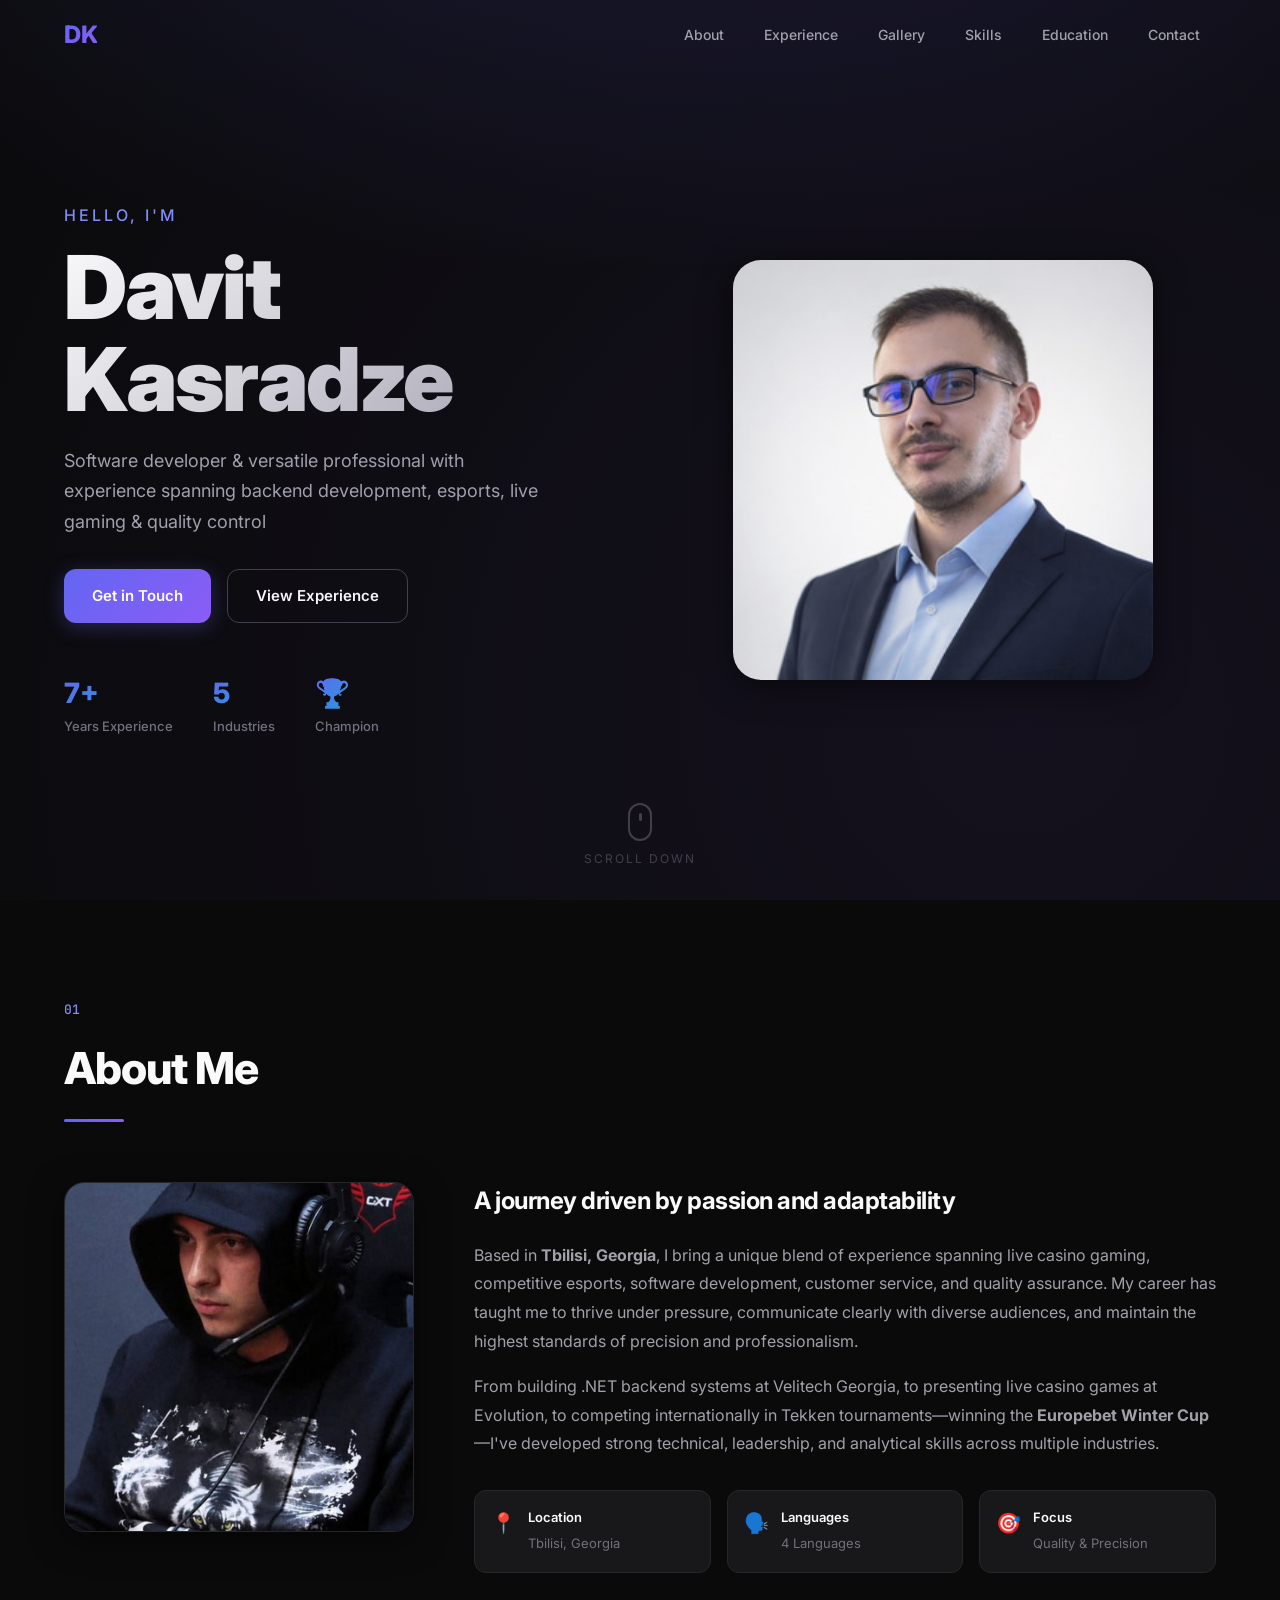
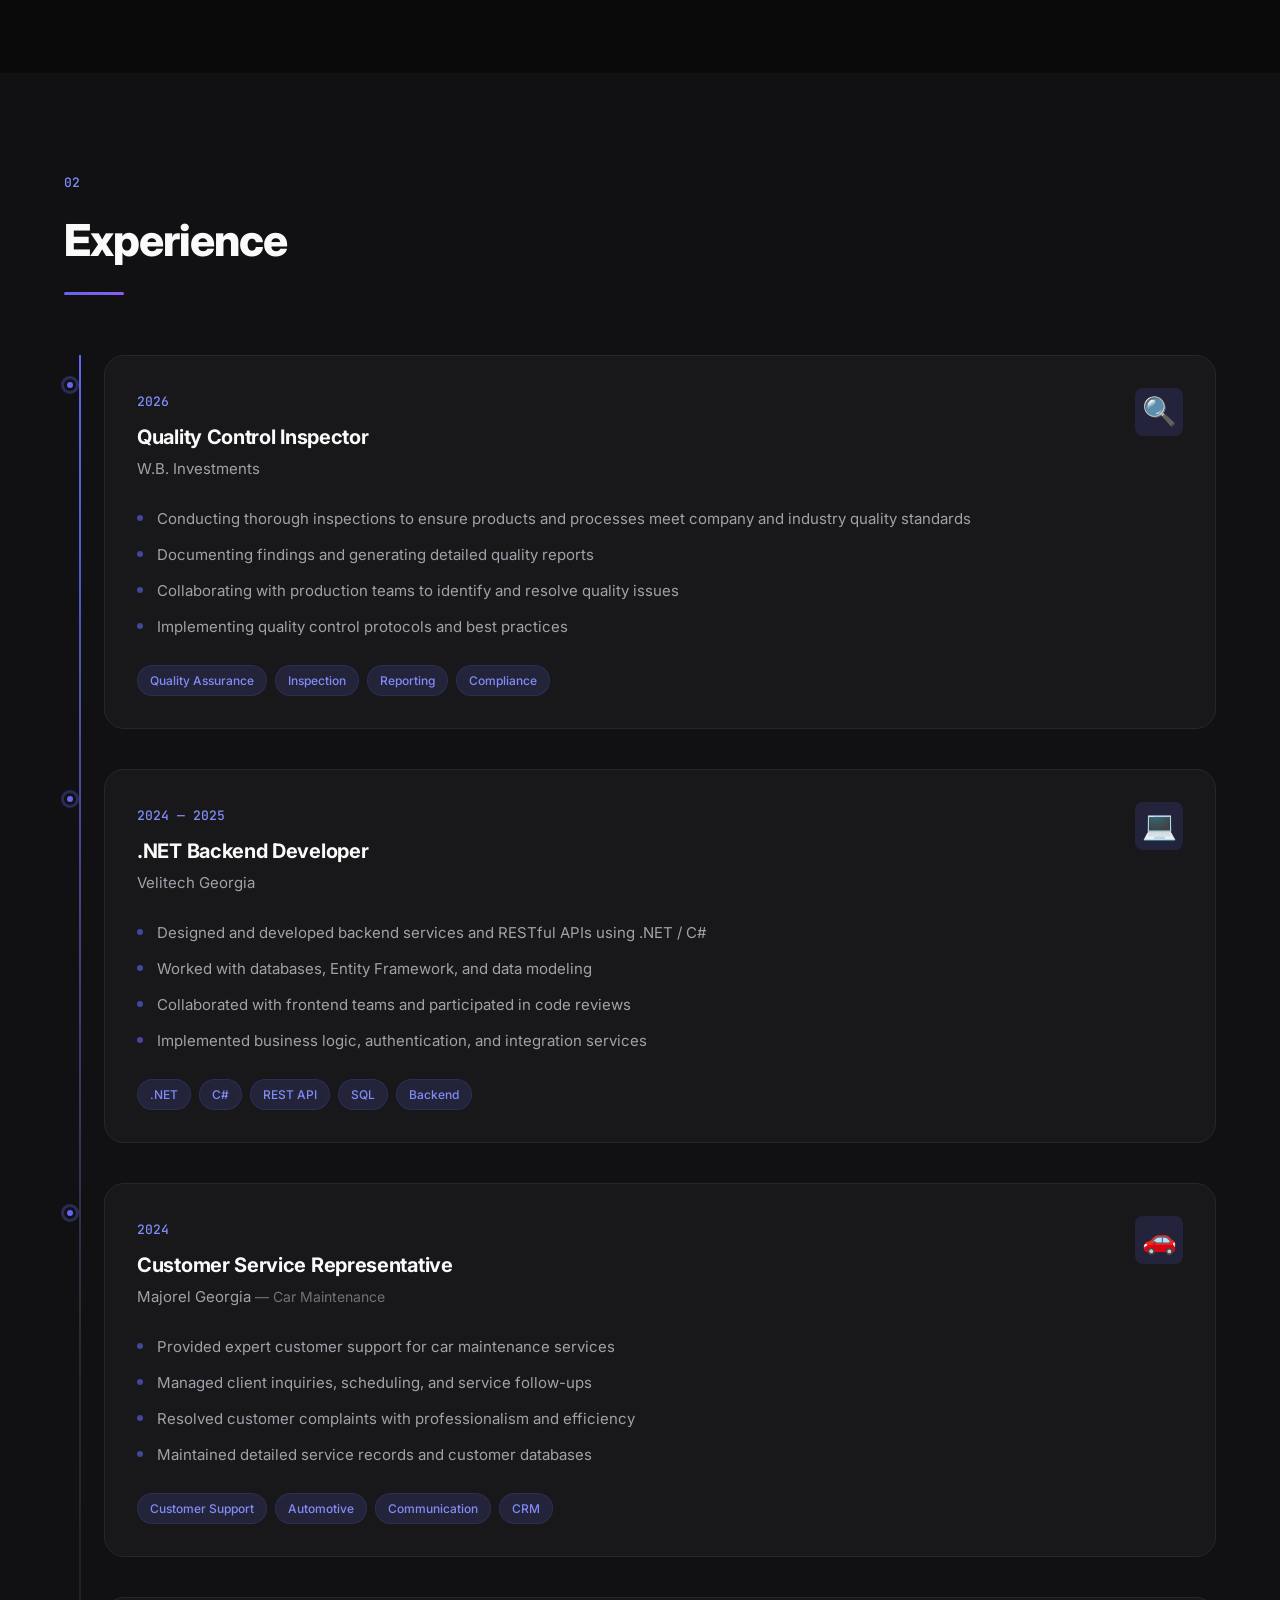
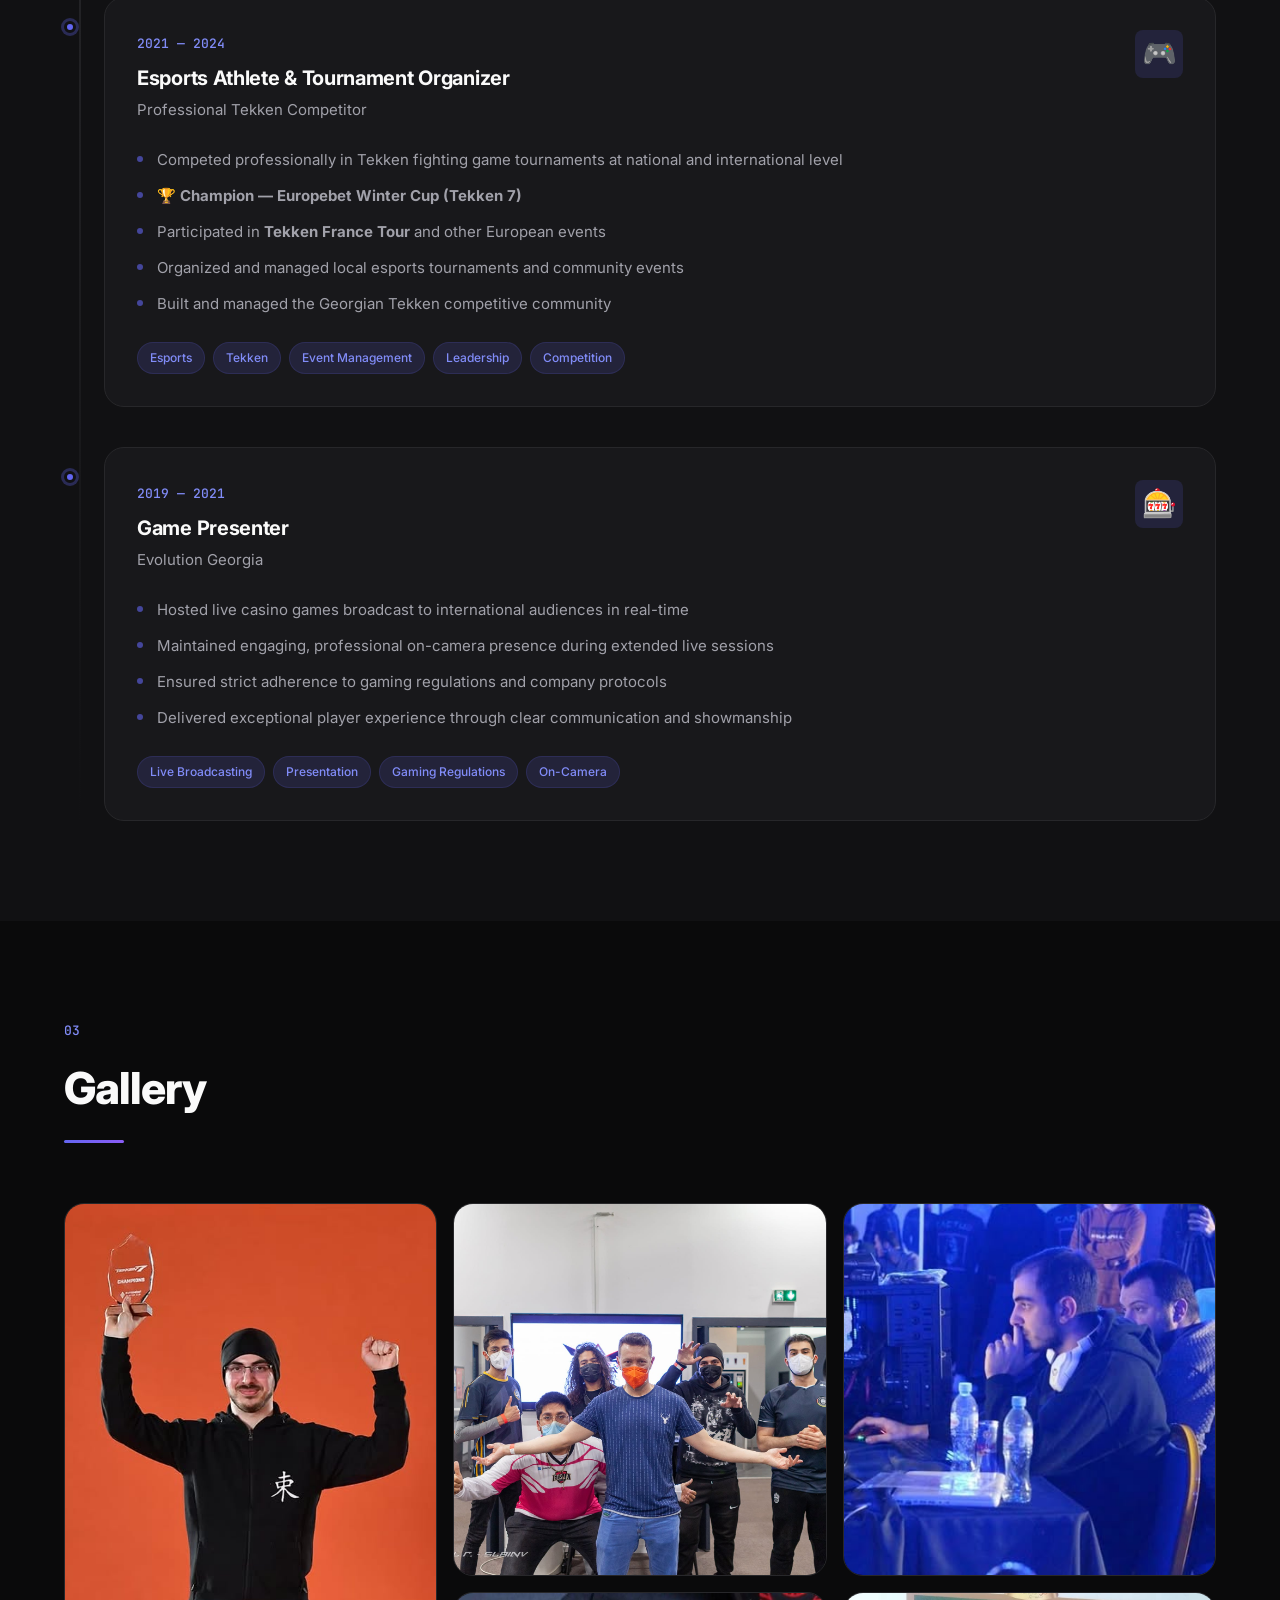
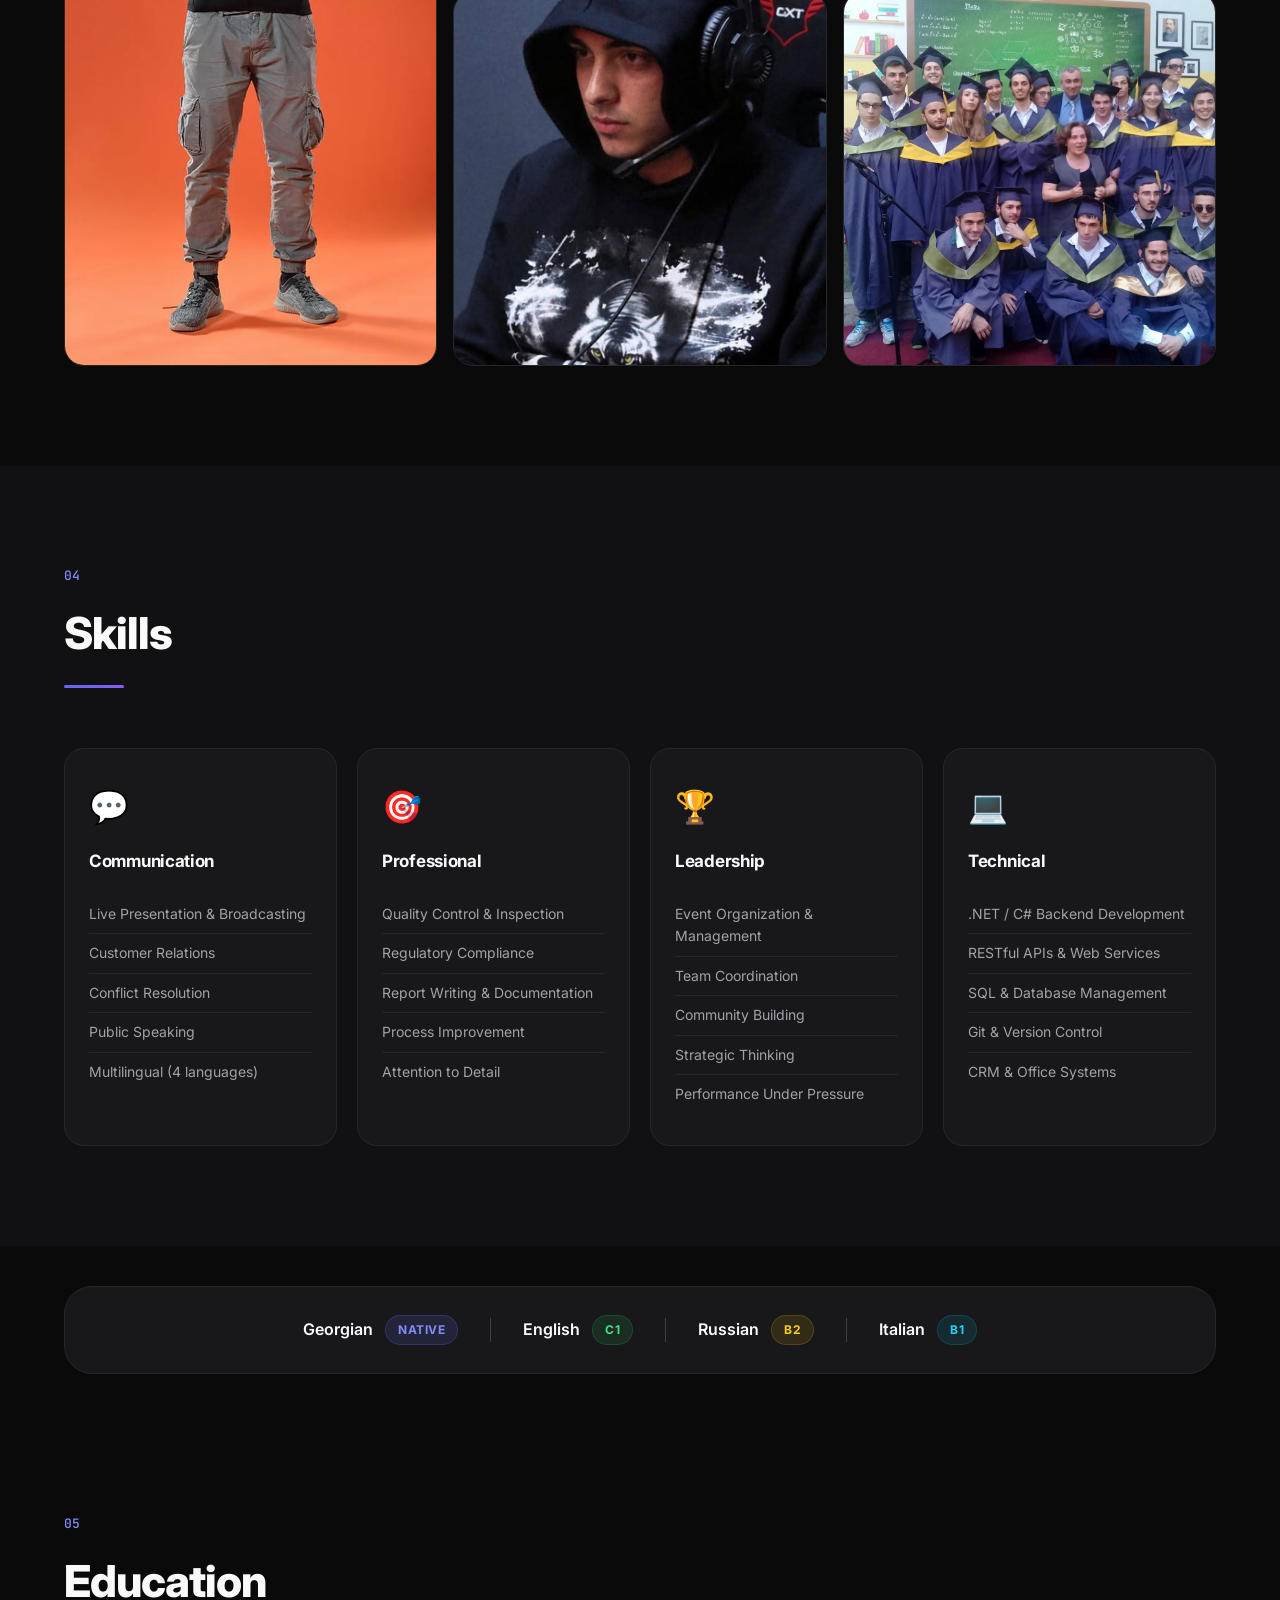
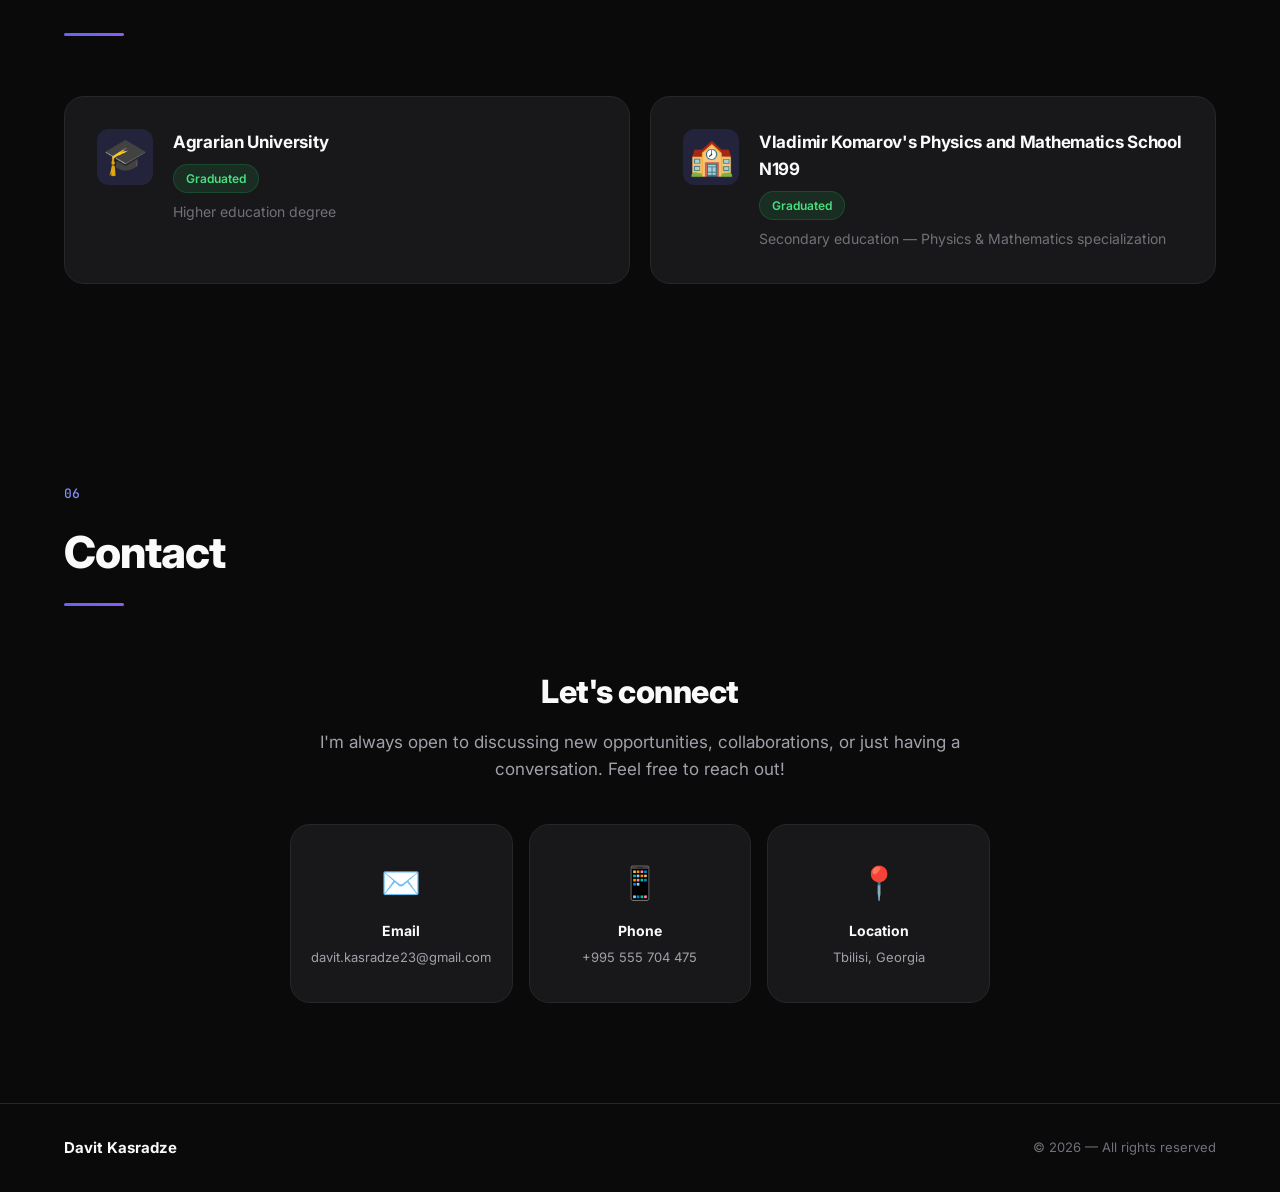
<file: index.html>
<!DOCTYPE html>
<html lang="en">
<head>
    <meta charset="UTF-8">
    <meta name="viewport" content="width=device-width, initial-scale=1.0">
    <title>Davit Kasradze — CV</title>
    <link rel="preconnect" href="https://fonts.googleapis.com">
    <link rel="preconnect" href="https://fonts.gstatic.com" crossorigin>
    <link href="https://fonts.googleapis.com/css2?family=Inter:wght@300;400;500;600;700;800;900&family=JetBrains+Mono:wght@400;500&display=swap" rel="stylesheet">
    <link rel="stylesheet" href="styles.css">
</head>
<body>
    <!-- Navigation -->
    <nav class="navbar" id="navbar">
        <div class="nav-container">
            <a href="#hero" class="nav-logo">DK</a>
            <button class="nav-toggle" id="navToggle" aria-label="Toggle menu">
                <span></span>
                <span></span>
                <span></span>
            </button>
            <ul class="nav-links" id="navLinks">
                <li><a href="#about">About</a></li>
                <li><a href="#experience">Experience</a></li>
                <li><a href="#gallery">Gallery</a></li>
                <li><a href="#skills">Skills</a></li>
                <li><a href="#education">Education</a></li>
                <li><a href="#contact">Contact</a></li>
            </ul>
        </div>
    </nav>

    <!-- Hero Section -->
    <section class="hero" id="hero">
        <div class="hero-bg-pattern"></div>
        <div class="hero-container">
            <div class="hero-content">
                <div class="hero-text">
                    <p class="hero-greeting">Hello, I'm</p>
                    <h1 class="hero-name">Davit<br>Kasradze</h1>
                    <p class="hero-tagline">Software developer &amp; versatile professional with experience spanning backend development, esports, live gaming &amp; quality control</p>
                    <div class="hero-cta">
                        <a href="#contact" class="btn btn-primary">Get in Touch</a>
                        <a href="#experience" class="btn btn-outline">View Experience</a>
                    </div>
                    <div class="hero-stats">
                        <div class="stat">
                            <span class="stat-number">7+</span>
                            <span class="stat-label">Years Experience</span>
                        </div>
                        <div class="stat">
                            <span class="stat-number">5</span>
                            <span class="stat-label">Industries</span>
                        </div>
                        <div class="stat">
                            <span class="stat-number">🏆</span>
                            <span class="stat-label">Champion</span>
                        </div>
                    </div>
                </div>
                <div class="hero-image">
                    <img src="Images/download.jpg" alt="Davit Kasradze">
                    <div class="hero-image-glow"></div>
                </div>
            </div>
        </div>
        <div class="scroll-indicator">
            <div class="mouse">
                <div class="wheel"></div>
            </div>
            <span>Scroll Down</span>
        </div>
    </section>

    <!-- About Section -->
    <section class="section about" id="about">
        <div class="container">
            <div class="section-header">
                <span class="section-tag">01</span>
                <h2 class="section-title">About Me</h2>
                <div class="section-line"></div>
            </div>
            <div class="about-content">
                <div class="about-image">
                    <img src="Images/888450739_28827567776934605_2725117801264608332_n.jpg" alt="Davit Kasradze">
                </div>
                <div class="about-text">
                    <h3>A journey driven by passion and adaptability</h3>
                    <p>
                        Based in <strong>Tbilisi, Georgia</strong>, I bring a unique blend of experience spanning 
                        live casino gaming, competitive esports, software development, customer service, and quality assurance. 
                        My career has taught me to thrive under pressure, communicate clearly with diverse audiences, and 
                        maintain the highest standards of precision and professionalism.
                    </p>
                    <p>
                        From building .NET backend systems at Velitech Georgia, to presenting live casino games 
                        at Evolution, to competing internationally in Tekken tournaments—winning the 
                        <strong>Europebet Winter Cup</strong>—I've developed strong technical, leadership, 
                        and analytical skills across multiple industries.
                    </p>
                    <div class="about-highlights">
                        <div class="highlight">
                            <div class="highlight-icon">📍</div>
                            <div>
                                <strong>Location</strong>
                                <span>Tbilisi, Georgia</span>
                            </div>
                        </div>
                        <div class="highlight">
                            <div class="highlight-icon">🗣️</div>
                            <div>
                                <strong>Languages</strong>
                                <span>4 Languages</span>
                            </div>
                        </div>
                        <div class="highlight">
                            <div class="highlight-icon">🎯</div>
                            <div>
                                <strong>Focus</strong>
                                <span>Quality & Precision</span>
                            </div>
                        </div>
                    </div>
                </div>
            </div>
        </div>
    </section>

    <!-- Experience Section -->
    <section class="section experience" id="experience">
        <div class="container">
            <div class="section-header">
                <span class="section-tag">02</span>
                <h2 class="section-title">Experience</h2>
                <div class="section-line"></div>
            </div>
            <div class="timeline">
                <!-- Job 1 -->
                <div class="timeline-item" data-aos="fade-up">
                    <div class="timeline-marker">
                        <div class="timeline-dot"></div>
                    </div>
                    <div class="timeline-content">
                        <div class="timeline-header">
                            <div>
                                <span class="timeline-date">2026</span>
                                <h3 class="timeline-title">Quality Control Inspector</h3>
                                <p class="timeline-company">W.B. Investments</p>
                            </div>
                            <div class="timeline-icon">🔍</div>
                        </div>
                        <ul class="timeline-details">
                            <li>Conducting thorough inspections to ensure products and processes meet company and industry quality standards</li>
                            <li>Documenting findings and generating detailed quality reports</li>
                            <li>Collaborating with production teams to identify and resolve quality issues</li>
                            <li>Implementing quality control protocols and best practices</li>
                        </ul>
                        <div class="timeline-tags">
                            <span class="tag">Quality Assurance</span>
                            <span class="tag">Inspection</span>
                            <span class="tag">Reporting</span>
                            <span class="tag">Compliance</span>
                        </div>
                    </div>
                </div>

                <!-- Job 2 - Velitech -->
                <div class="timeline-item" data-aos="fade-up">
                    <div class="timeline-marker">
                        <div class="timeline-dot"></div>
                    </div>
                    <div class="timeline-content">
                        <div class="timeline-header">
                            <div>
                                <span class="timeline-date">2024 — 2025</span>
                                <h3 class="timeline-title">.NET Backend Developer</h3>
                                <p class="timeline-company">Velitech Georgia</p>
                            </div>
                            <div class="timeline-icon">💻</div>
                        </div>
                        <ul class="timeline-details">
                            <li>Designed and developed backend services and RESTful APIs using .NET / C#</li>
                            <li>Worked with databases, Entity Framework, and data modeling</li>
                            <li>Collaborated with frontend teams and participated in code reviews</li>
                            <li>Implemented business logic, authentication, and integration services</li>
                        </ul>
                        <div class="timeline-tags">
                            <span class="tag">.NET</span>
                            <span class="tag">C#</span>
                            <span class="tag">REST API</span>
                            <span class="tag">SQL</span>
                            <span class="tag">Backend</span>
                        </div>
                    </div>
                </div>

                <!-- Job 3 -->
                <div class="timeline-item" data-aos="fade-up">
                    <div class="timeline-marker">
                        <div class="timeline-dot"></div>
                    </div>
                    <div class="timeline-content">
                        <div class="timeline-header">
                            <div>
                                <span class="timeline-date">2024</span>
                                <h3 class="timeline-title">Customer Service Representative</h3>
                                <p class="timeline-company">Majorel Georgia <span class="company-note">— Car Maintenance</span></p>
                            </div>
                            <div class="timeline-icon">🚗</div>
                        </div>
                        <ul class="timeline-details">
                            <li>Provided expert customer support for car maintenance services</li>
                            <li>Managed client inquiries, scheduling, and service follow-ups</li>
                            <li>Resolved customer complaints with professionalism and efficiency</li>
                            <li>Maintained detailed service records and customer databases</li>
                        </ul>
                        <div class="timeline-tags">
                            <span class="tag">Customer Support</span>
                            <span class="tag">Automotive</span>
                            <span class="tag">Communication</span>
                            <span class="tag">CRM</span>
                        </div>
                    </div>
                </div>

                <!-- Job 3 -->
                <div class="timeline-item" data-aos="fade-up">
                    <div class="timeline-marker">
                        <div class="timeline-dot"></div>
                    </div>
                    <div class="timeline-content">
                        <div class="timeline-header">
                            <div>
                                <span class="timeline-date">2021 — 2024</span>
                                <h3 class="timeline-title">Esports Athlete & Tournament Organizer</h3>
                                <p class="timeline-company">Professional Tekken Competitor</p>
                            </div>
                            <div class="timeline-icon">🎮</div>
                        </div>
                        <ul class="timeline-details">
                            <li>Competed professionally in Tekken fighting game tournaments at national and international level</li>
                            <li>🏆 <strong>Champion — Europebet Winter Cup (Tekken 7)</strong></li>
                            <li>Participated in <strong>Tekken France Tour</strong> and other European events</li>
                            <li>Organized and managed local esports tournaments and community events</li>
                            <li>Built and managed the Georgian Tekken competitive community</li>
                        </ul>
                        <div class="timeline-tags">
                            <span class="tag">Esports</span>
                            <span class="tag">Tekken</span>
                            <span class="tag">Event Management</span>
                            <span class="tag">Leadership</span>
                            <span class="tag">Competition</span>
                        </div>
                    </div>
                </div>

                <!-- Job 4 -->
                <div class="timeline-item" data-aos="fade-up">
                    <div class="timeline-marker">
                        <div class="timeline-dot"></div>
                    </div>
                    <div class="timeline-content">
                        <div class="timeline-header">
                            <div>
                                <span class="timeline-date">2019 — 2021</span>
                                <h3 class="timeline-title">Game Presenter</h3>
                                <p class="timeline-company">Evolution Georgia</p>
                            </div>
                            <div class="timeline-icon">🎰</div>
                        </div>
                        <ul class="timeline-details">
                            <li>Hosted live casino games broadcast to international audiences in real-time</li>
                            <li>Maintained engaging, professional on-camera presence during extended live sessions</li>
                            <li>Ensured strict adherence to gaming regulations and company protocols</li>
                            <li>Delivered exceptional player experience through clear communication and showmanship</li>
                        </ul>
                        <div class="timeline-tags">
                            <span class="tag">Live Broadcasting</span>
                            <span class="tag">Presentation</span>
                            <span class="tag">Gaming Regulations</span>
                            <span class="tag">On-Camera</span>
                        </div>
                    </div>
                </div>
            </div>
        </div>
    </section>

    <!-- Gallery Section -->
    <section class="section gallery" id="gallery">
        <div class="container">
            <div class="section-header">
                <span class="section-tag">03</span>
                <h2 class="section-title">Gallery</h2>
                <div class="section-line"></div>
            </div>
            <div class="gallery-grid">
                <div class="gallery-item gallery-large">
                    <img src="Images/921838962_3401617160000531_4491494078955653423_n.jpg" alt="Europebet Winter Cup — Tekken 7 Champion">
                    <div class="gallery-overlay">
                        <h4>Europebet Winter Cup</h4>
                        <p>Tekken 7 Champion 🏆</p>
                    </div>
                </div>
                <div class="gallery-item">
                    <img src="Images/480245480_9042136839237659_5489160245945827554_n.jpg" alt="Tekken France Tour — Group Photo">
                    <div class="gallery-overlay">
                        <h4>Tekken France Tour</h4>
                        <p>International Competition</p>
                    </div>
                </div>
                <div class="gallery-item">
                    <img src="Images/78169173_2534260753358666_1439487366182993920_n.jpg" alt="Competitive Gaming">
                    <div class="gallery-overlay">
                        <h4>In the Zone</h4>
                        <p>Tournament Competition</p>
                    </div>
                </div>
                <div class="gallery-item">
                    <img src="Images/888450739_28827567776934605_2725117801264608332_n.jpg" alt="Davit Kasradze — Esports">
                    <div class="gallery-overlay">
                        <h4>Focused</h4>
                        <p>Esports Athlete</p>
                    </div>
                </div>
                <div class="gallery-item">
                    <img src="Images/915629751_29891388747131682_1467013186974739368_n.jpg" alt="Graduation">
                    <div class="gallery-overlay">
                        <h4>Graduation Day</h4>
                        <p>Education</p>
                    </div>
                </div>
            </div>
        </div>
    </section>

    <!-- Skills Section -->
    <section class="section skills" id="skills">
        <div class="container">
            <div class="section-header">
                <span class="section-tag">04</span>
                <h2 class="section-title">Skills</h2>
                <div class="section-line"></div>
            </div>
            <div class="skills-grid">
                <div class="skill-category">
                    <div class="skill-category-icon">💬</div>
                    <h3>Communication</h3>
                    <ul>
                        <li>Live Presentation & Broadcasting</li>
                        <li>Customer Relations</li>
                        <li>Conflict Resolution</li>
                        <li>Public Speaking</li>
                        <li>Multilingual (4 languages)</li>
                    </ul>
                </div>
                <div class="skill-category">
                    <div class="skill-category-icon">🎯</div>
                    <h3>Professional</h3>
                    <ul>
                        <li>Quality Control & Inspection</li>
                        <li>Regulatory Compliance</li>
                        <li>Report Writing & Documentation</li>
                        <li>Process Improvement</li>
                        <li>Attention to Detail</li>
                    </ul>
                </div>
                <div class="skill-category">
                    <div class="skill-category-icon">🏆</div>
                    <h3>Leadership</h3>
                    <ul>
                        <li>Event Organization & Management</li>
                        <li>Team Coordination</li>
                        <li>Community Building</li>
                        <li>Strategic Thinking</li>
                        <li>Performance Under Pressure</li>
                    </ul>
                </div>
                <div class="skill-category">
                    <div class="skill-category-icon">💻</div>
                    <h3>Technical</h3>
                    <ul>
                        <li>.NET / C# Backend Development</li>
                        <li>RESTful APIs & Web Services</li>
                        <li>SQL & Database Management</li>
                        <li>Git & Version Control</li>
                        <li>CRM & Office Systems</li>
                    </ul>
                </div>
            </div>
        </div>
    </section>

    <!-- Languages Section -->
    <section class="section languages" id="languages">
        <div class="container">
            <div class="languages-bar">
                <div class="lang-item">
                    <span class="lang-name">Georgian</span>
                    <span class="lang-level lang-native">Native</span>
                </div>
                <div class="lang-divider"></div>
                <div class="lang-item">
                    <span class="lang-name">English</span>
                    <span class="lang-level lang-c1">C1</span>
                </div>
                <div class="lang-divider"></div>
                <div class="lang-item">
                    <span class="lang-name">Russian</span>
                    <span class="lang-level lang-b2">B2</span>
                </div>
                <div class="lang-divider"></div>
                <div class="lang-item">
                    <span class="lang-name">Italian</span>
                    <span class="lang-level lang-b1">B1</span>
                </div>
            </div>
        </div>
    </section>

    <!-- Education Section -->
    <section class="section education" id="education">
        <div class="container">
            <div class="section-header">
                <span class="section-tag">05</span>
                <h2 class="section-title">Education</h2>
                <div class="section-line"></div>
            </div>
            <div class="education-grid">
                <div class="education-card">
                    <div class="education-icon">🎓</div>
                    <div class="education-info">
                        <h3>Agrarian University</h3>
                        <span class="education-status">Graduated</span>
                        <p>Higher education degree</p>
                    </div>
                </div>
                <div class="education-card">
                    <div class="education-icon">🏫</div>
                    <div class="education-info">
                        <h3>Vladimir Komarov's Physics and Mathematics School N199</h3>
                        <span class="education-status">Graduated</span>
                        <p>Secondary education — Physics & Mathematics specialization</p>
                    </div>
                </div>
            </div>
        </div>
    </section>

    <!-- Contact Section -->
    <section class="section contact" id="contact">
        <div class="container">
            <div class="section-header">
                <span class="section-tag">06</span>
                <h2 class="section-title">Contact</h2>
                <div class="section-line"></div>
            </div>
            <div class="contact-content">
                <div class="contact-text">
                    <h3>Let's connect</h3>
                    <p>I'm always open to discussing new opportunities, collaborations, or just having a conversation. Feel free to reach out!</p>
                </div>
                <div class="contact-cards">
                    <a href="mailto:davit.kasradze23@gmail.com" class="contact-card">
                        <div class="contact-card-icon">✉️</div>
                        <div>
                            <strong>Email</strong>
                            <span>davit.kasradze23@gmail.com</span>
                        </div>
                    </a>
                    <a href="tel:+995555704475" class="contact-card">
                        <div class="contact-card-icon">📱</div>
                        <div>
                            <strong>Phone</strong>
                            <span>+995 555 704 475</span>
                        </div>
                    </a>
                    <div class="contact-card">
                        <div class="contact-card-icon">📍</div>
                        <div>
                            <strong>Location</strong>
                            <span>Tbilisi, Georgia</span>
                        </div>
                    </div>
                </div>
            </div>
        </div>
    </section>

    <!-- Footer -->
    <footer class="footer">
        <div class="container">
            <div class="footer-content">
                <span class="footer-logo">Davit Kasradze</span>
                <p>&copy; 2026 — All rights reserved</p>
            </div>
        </div>
    </footer>

    <script src="script.js"></script>
</body>
</html>
</file>
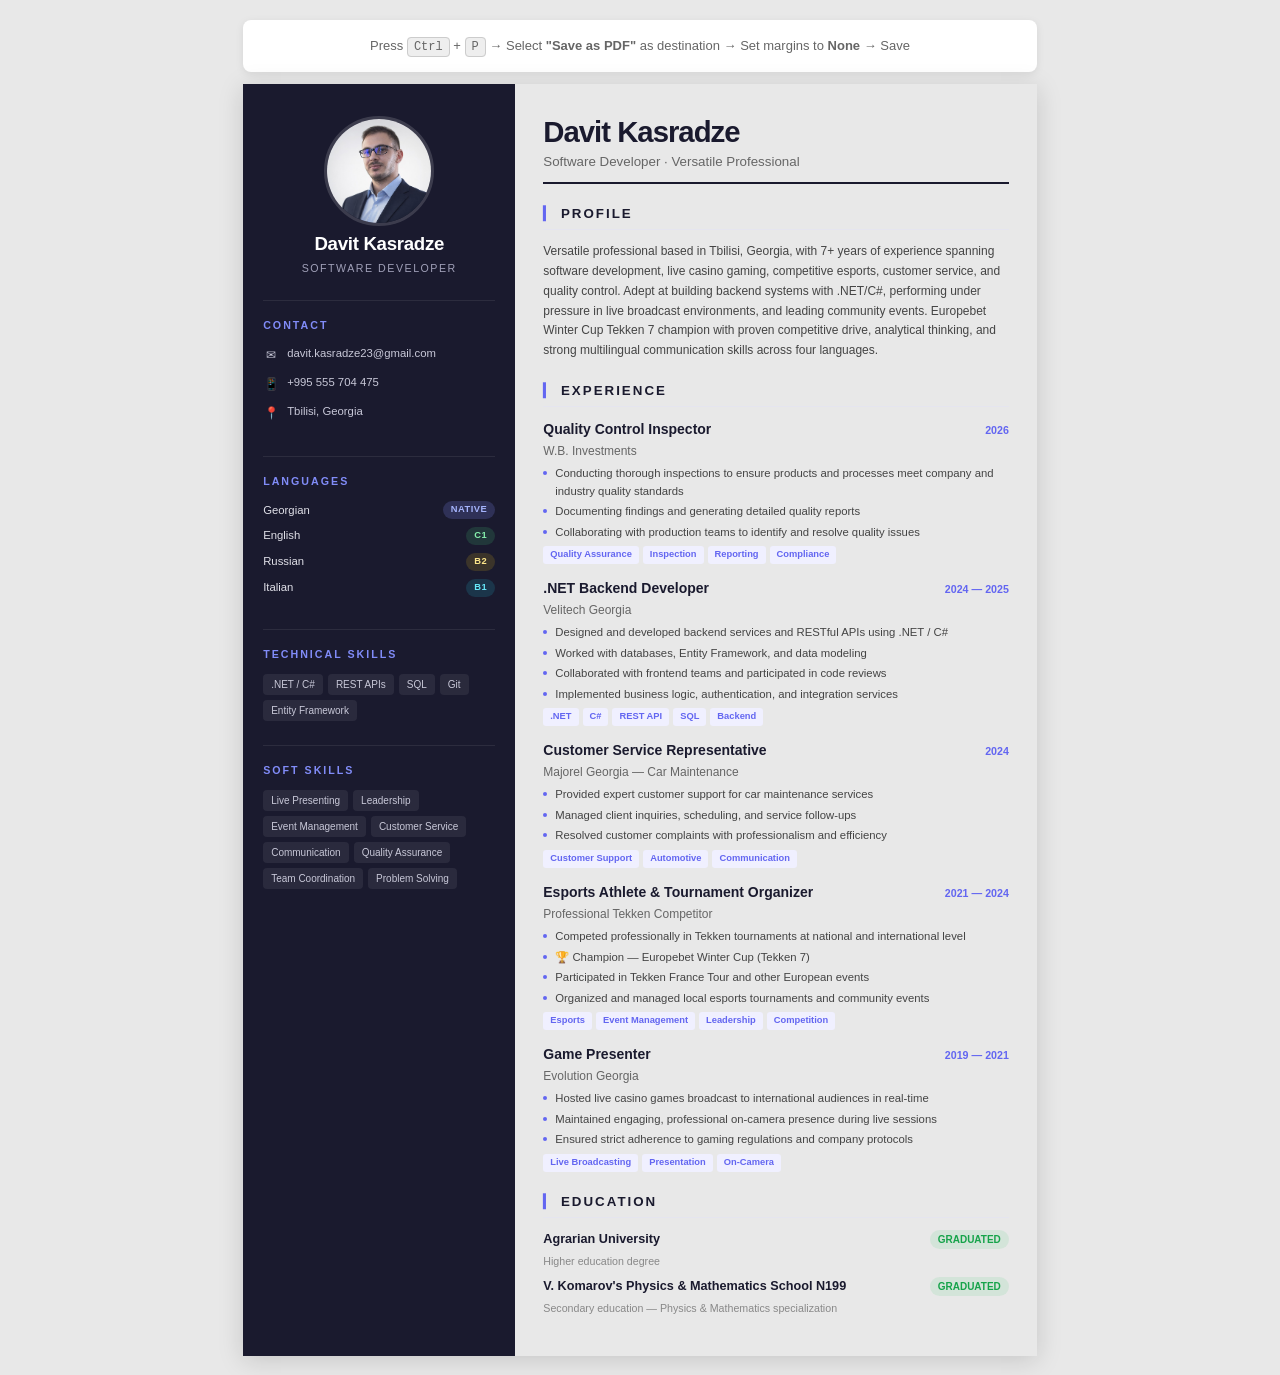
<file: cv-print.html>
<!DOCTYPE html>
<html lang="en">

<head>
    <meta charset="UTF-8">
    <meta name="viewport" content="width=device-width, initial-scale=1.0">
    <title>Davit Kasradze — CV</title>
    <style>
        @page {
            size: A4;
            margin: 0;
        }

        * {
            margin: 0;
            padding: 0;
            box-sizing: border-box;
        }

        body {
            font-family: 'Segoe UI', 'Helvetica Neue', Arial, sans-serif;
            color: #1a1a2e;
            background: #fff;
            font-size: 10pt;
            line-height: 1.5;
            -webkit-print-color-adjust: exact !important;
            print-color-adjust: exact !important;
        }

        .page {
            width: 210mm;
            min-height: 297mm;
            margin: 0 auto;
            display: grid;
            grid-template-columns: 72mm 1fr;
        }

        /* ===== LEFT SIDEBAR ===== */
        .sidebar {
            background: #1a1a2e;
            color: #e0e0e8;
            padding: 32px 20px;
            display: flex;
            flex-direction: column;
            gap: 24px;
        }

        .profile-photo {
            width: 110px;
            height: 110px;
            border-radius: 50%;
            object-fit: cover;
            object-position: center top;
            border: 3px solid rgba(255, 255, 255, 0.15);
            margin: 0 auto 4px;
            display: block;
        }

        .sidebar-name {
            text-align: center;
            font-size: 14pt;
            font-weight: 700;
            color: #fff;
            letter-spacing: -0.3px;
        }

        .sidebar-title {
            text-align: center;
            font-size: 8pt;
            color: #a0a0b8;
            text-transform: uppercase;
            letter-spacing: 1.5px;
            margin-top: 2px;
        }

        .side-section {
            border-top: 1px solid rgba(255, 255, 255, 0.08);
            padding-top: 16px;
        }

        .side-section-title {
            font-size: 8pt;
            font-weight: 700;
            text-transform: uppercase;
            letter-spacing: 2px;
            color: #818cf8;
            margin-bottom: 12px;
        }

        .contact-item {
            display: flex;
            align-items: flex-start;
            gap: 8px;
            margin-bottom: 10px;
            font-size: 8.5pt;
            color: #c8c8d8;
            word-break: break-all;
        }

        .contact-icon {
            flex-shrink: 0;
            width: 16px;
            text-align: center;
            font-size: 9pt;
            margin-top: 1px;
        }

        /* Languages */
        .lang-row {
            display: flex;
            justify-content: space-between;
            align-items: center;
            margin-bottom: 8px;
            font-size: 8.5pt;
        }

        .lang-name {
            color: #e0e0e8;
            font-weight: 500;
        }

        .lang-badge {
            font-size: 7pt;
            font-weight: 700;
            padding: 2px 8px;
            border-radius: 10px;
            text-transform: uppercase;
            letter-spacing: 0.5px;
        }

        .badge-native {
            background: rgba(129, 140, 248, 0.2);
            color: #a5b4fc;
        }

        .badge-c1 {
            background: rgba(74, 222, 128, 0.15);
            color: #86efac;
        }

        .badge-b2 {
            background: rgba(250, 204, 21, 0.15);
            color: #fde68a;
        }

        .badge-b1 {
            background: rgba(34, 211, 238, 0.15);
            color: #67e8f9;
        }

        /* Skills list */
        .skill-tag-list {
            display: flex;
            flex-wrap: wrap;
            gap: 5px;
        }

        .skill-tag {
            font-size: 7.5pt;
            padding: 3px 8px;
            border-radius: 4px;
            background: rgba(255, 255, 255, 0.07);
            color: #c8c8d8;
            white-space: nowrap;
        }

        /* ===== MAIN CONTENT ===== */
        .main {
            padding: 32px 28px;
            display: flex;
            flex-direction: column;
            gap: 20px;
        }

        .main-header {
            border-bottom: 2px solid #1a1a2e;
            padding-bottom: 10px;
        }

        .main-name {
            font-size: 22pt;
            font-weight: 800;
            letter-spacing: -1px;
            color: #1a1a2e;
            line-height: 1.1;
        }

        .main-subtitle {
            font-size: 10pt;
            color: #666;
            margin-top: 4px;
        }

        .section {
            /* each section */
        }

        .section-title {
            font-size: 10pt;
            font-weight: 700;
            text-transform: uppercase;
            letter-spacing: 2px;
            color: #1a1a2e;
            border-bottom: 1.5px solid #e5e5ef;
            padding-bottom: 5px;
            margin-bottom: 12px;
        }

        .section-title .accent {
            color: #6366f1;
        }

        /* Profile summary */
        .profile-summary {
            font-size: 9pt;
            color: #444;
            line-height: 1.65;
        }

        /* Experience entries */
        .exp-entry {
            margin-bottom: 14px;
        }

        .exp-entry:last-child {
            margin-bottom: 0;
        }

        .exp-top {
            display: flex;
            justify-content: space-between;
            align-items: baseline;
            margin-bottom: 2px;
        }

        .exp-role {
            font-size: 10.5pt;
            font-weight: 700;
            color: #1a1a2e;
        }

        .exp-date {
            font-size: 8pt;
            font-weight: 600;
            color: #6366f1;
            white-space: nowrap;
        }

        .exp-company {
            font-size: 9pt;
            color: #666;
            margin-bottom: 5px;
            font-weight: 500;
        }

        .exp-bullets {
            list-style: none;
            padding: 0;
        }

        .exp-bullets li {
            position: relative;
            padding-left: 12px;
            font-size: 8.5pt;
            color: #444;
            margin-bottom: 3px;
            line-height: 1.55;
        }

        .exp-bullets li::before {
            content: '';
            position: absolute;
            left: 0;
            top: 6px;
            width: 4px;
            height: 4px;
            border-radius: 50%;
            background: #6366f1;
        }

        .exp-tags {
            display: flex;
            flex-wrap: wrap;
            gap: 4px;
            margin-top: 5px;
        }

        .exp-tag {
            font-size: 7pt;
            font-weight: 600;
            padding: 2px 7px;
            border-radius: 3px;
            background: #f0f0ff;
            color: #6366f1;
        }

        /* Education */
        .edu-entry {
            display: flex;
            justify-content: space-between;
            align-items: baseline;
            margin-bottom: 8px;
        }

        .edu-name {
            font-size: 9.5pt;
            font-weight: 600;
            color: #1a1a2e;
        }

        .edu-status {
            font-size: 7.5pt;
            font-weight: 700;
            padding: 2px 8px;
            border-radius: 10px;
            background: rgba(34, 197, 94, 0.1);
            color: #16a34a;
            text-transform: uppercase;
        }

        .edu-sub {
            font-size: 8pt;
            color: #888;
            margin-top: -4px;
            margin-bottom: 8px;
        }

        /* Print */
        @media print {
            body {
                background: none;
            }

            .page {
                margin: 0;
                box-shadow: none;
            }
        }

        /* Screen preview */
        @media screen {
            body {
                background: #e8e8e8;
                padding: 20px 0;
            }

            .page {
                box-shadow: 0 4px 24px rgba(0, 0, 0, 0.15);
            }

            .print-hint {
                display: block;
                text-align: center;
                padding: 16px;
                font-family: 'Segoe UI', sans-serif;
                font-size: 13px;
                color: #666;
                max-width: 210mm;
                margin: 0 auto 12px;
                background: #fff;
                border-radius: 8px;
                box-shadow: 0 2px 8px rgba(0, 0, 0, 0.08);
            }

            .print-hint kbd {
                background: #eee;
                border: 1px solid #ccc;
                border-radius: 4px;
                padding: 2px 6px;
                font-size: 12px;
            }
        }

        @media print {
            .print-hint {
                display: none;
            }
        }
    </style>
</head>

<body>
    <div class="print-hint">
        Press <kbd>Ctrl</kbd> + <kbd>P</kbd> → Select <strong>"Save as PDF"</strong> as destination → Set margins to
        <strong>None</strong> → Save
    </div>

    <div class="page">
        <!-- LEFT SIDEBAR -->
        <aside class="sidebar">
            <div>
                <img class="profile-photo" src="Images/download.jpg" alt="Davit Kasradze">
                <div class="sidebar-name">Davit Kasradze</div>
                <div class="sidebar-title">Software Developer</div>
            </div>

            <div class="side-section">
                <div class="side-section-title">Contact</div>
                <div class="contact-item">
                    <span class="contact-icon">✉</span>
                    <span>davit.kasradze23@gmail.com</span>
                </div>
                <div class="contact-item">
                    <span class="contact-icon">📱</span>
                    <span>+995 555 704 475</span>
                </div>
                <div class="contact-item">
                    <span class="contact-icon">📍</span>
                    <span>Tbilisi, Georgia</span>
                </div>
            </div>

            <div class="side-section">
                <div class="side-section-title">Languages</div>
                <div class="lang-row">
                    <span class="lang-name">Georgian</span>
                    <span class="lang-badge badge-native">Native</span>
                </div>
                <div class="lang-row">
                    <span class="lang-name">English</span>
                    <span class="lang-badge badge-c1">C1</span>
                </div>
                <div class="lang-row">
                    <span class="lang-name">Russian</span>
                    <span class="lang-badge badge-b2">B2</span>
                </div>
                <div class="lang-row">
                    <span class="lang-name">Italian</span>
                    <span class="lang-badge badge-b1">B1</span>
                </div>
            </div>

            <div class="side-section">
                <div class="side-section-title">Technical Skills</div>
                <div class="skill-tag-list">
                    <span class="skill-tag">.NET / C#</span>
                    <span class="skill-tag">REST APIs</span>
                    <span class="skill-tag">SQL</span>
                    <span class="skill-tag">Git</span>
                    <span class="skill-tag">Entity Framework</span>
                </div>
            </div>

            <div class="side-section">
                <div class="side-section-title">Soft Skills</div>
                <div class="skill-tag-list">
                    <span class="skill-tag">Live Presenting</span>
                    <span class="skill-tag">Leadership</span>
                    <span class="skill-tag">Event Management</span>
                    <span class="skill-tag">Customer Service</span>
                    <span class="skill-tag">Communication</span>
                    <span class="skill-tag">Quality Assurance</span>
                    <span class="skill-tag">Team Coordination</span>
                    <span class="skill-tag">Problem Solving</span>
                </div>
            </div>
        </aside>

        <!-- MAIN CONTENT -->
        <main class="main">
            <div class="main-header">
                <div class="main-name">Davit Kasradze</div>
                <div class="main-subtitle">Software Developer · Versatile Professional</div>
            </div>

            <div class="section">
                <div class="section-title"><span class="accent">▎</span> Profile</div>
                <p class="profile-summary">
                    Versatile professional based in Tbilisi, Georgia, with 7+ years of experience spanning software
                    development,
                    live casino gaming, competitive esports, customer service, and quality control. Adept at building
                    backend
                    systems with .NET/C#, performing under pressure in live broadcast environments, and leading
                    community events.
                    Europebet Winter Cup Tekken 7 champion with proven competitive drive, analytical thinking, and
                    strong
                    multilingual communication skills across four languages.
                </p>
            </div>

            <div class="section">
                <div class="section-title"><span class="accent">▎</span> Experience</div>

                <div class="exp-entry">
                    <div class="exp-top">
                        <span class="exp-role">Quality Control Inspector</span>
                        <span class="exp-date">2026</span>
                    </div>
                    <div class="exp-company">W.B. Investments</div>
                    <ul class="exp-bullets">
                        <li>Conducting thorough inspections to ensure products and processes meet company and industry
                            quality standards</li>
                        <li>Documenting findings and generating detailed quality reports</li>
                        <li>Collaborating with production teams to identify and resolve quality issues</li>
                    </ul>
                    <div class="exp-tags">
                        <span class="exp-tag">Quality Assurance</span>
                        <span class="exp-tag">Inspection</span>
                        <span class="exp-tag">Reporting</span>
                        <span class="exp-tag">Compliance</span>
                    </div>
                </div>

                <div class="exp-entry">
                    <div class="exp-top">
                        <span class="exp-role">.NET Backend Developer</span>
                        <span class="exp-date">2024 — 2025</span>
                    </div>
                    <div class="exp-company">Velitech Georgia</div>
                    <ul class="exp-bullets">
                        <li>Designed and developed backend services and RESTful APIs using .NET / C#</li>
                        <li>Worked with databases, Entity Framework, and data modeling</li>
                        <li>Collaborated with frontend teams and participated in code reviews</li>
                        <li>Implemented business logic, authentication, and integration services</li>
                    </ul>
                    <div class="exp-tags">
                        <span class="exp-tag">.NET</span>
                        <span class="exp-tag">C#</span>
                        <span class="exp-tag">REST API</span>
                        <span class="exp-tag">SQL</span>
                        <span class="exp-tag">Backend</span>
                    </div>
                </div>

                <div class="exp-entry">
                    <div class="exp-top">
                        <span class="exp-role">Customer Service Representative</span>
                        <span class="exp-date">2024</span>
                    </div>
                    <div class="exp-company">Majorel Georgia — Car Maintenance</div>
                    <ul class="exp-bullets">
                        <li>Provided expert customer support for car maintenance services</li>
                        <li>Managed client inquiries, scheduling, and service follow-ups</li>
                        <li>Resolved customer complaints with professionalism and efficiency</li>
                    </ul>
                    <div class="exp-tags">
                        <span class="exp-tag">Customer Support</span>
                        <span class="exp-tag">Automotive</span>
                        <span class="exp-tag">Communication</span>
                    </div>
                </div>

                <div class="exp-entry">
                    <div class="exp-top">
                        <span class="exp-role">Esports Athlete & Tournament Organizer</span>
                        <span class="exp-date">2021 — 2024</span>
                    </div>
                    <div class="exp-company">Professional Tekken Competitor</div>
                    <ul class="exp-bullets">
                        <li>Competed professionally in Tekken tournaments at national and international level</li>
                        <li>🏆 Champion — Europebet Winter Cup (Tekken 7)</li>
                        <li>Participated in Tekken France Tour and other European events</li>
                        <li>Organized and managed local esports tournaments and community events</li>
                    </ul>
                    <div class="exp-tags">
                        <span class="exp-tag">Esports</span>
                        <span class="exp-tag">Event Management</span>
                        <span class="exp-tag">Leadership</span>
                        <span class="exp-tag">Competition</span>
                    </div>
                </div>

                <div class="exp-entry">
                    <div class="exp-top">
                        <span class="exp-role">Game Presenter</span>
                        <span class="exp-date">2019 — 2021</span>
                    </div>
                    <div class="exp-company">Evolution Georgia</div>
                    <ul class="exp-bullets">
                        <li>Hosted live casino games broadcast to international audiences in real-time</li>
                        <li>Maintained engaging, professional on-camera presence during live sessions</li>
                        <li>Ensured strict adherence to gaming regulations and company protocols</li>
                    </ul>
                    <div class="exp-tags">
                        <span class="exp-tag">Live Broadcasting</span>
                        <span class="exp-tag">Presentation</span>
                        <span class="exp-tag">On-Camera</span>
                    </div>
                </div>
            </div>

            <div class="section">
                <div class="section-title"><span class="accent">▎</span> Education</div>
                <div class="edu-entry">
                    <span class="edu-name">Agrarian University</span>
                    <span class="edu-status">Graduated</span>
                </div>
                <div class="edu-sub">Higher education degree</div>
                <div class="edu-entry">
                    <span class="edu-name">V. Komarov's Physics & Mathematics School N199</span>
                    <span class="edu-status">Graduated</span>
                </div>
                <div class="edu-sub">Secondary education — Physics & Mathematics specialization</div>
            </div>
        </main>
    </div>
</body>

</html>
</file>
<file: styles.css>
/* ===== RESET & BASE ===== */
*,
*::before,
*::after {
    margin: 0;
    padding: 0;
    box-sizing: border-box;
}

:root {
    --bg-primary: #0a0a0b;
    --bg-secondary: #111113;
    --bg-card: #18181b;
    --bg-card-hover: #1f1f23;
    --accent: #6366f1;
    --accent-light: #818cf8;
    --accent-glow: rgba(99, 102, 241, 0.15);
    --accent-glow-strong: rgba(99, 102, 241, 0.3);
    --text-primary: #fafafa;
    --text-secondary: #a1a1aa;
    --text-muted: #71717a;
    --border: #27272a;
    --border-light: #3f3f46;
    --gradient-1: linear-gradient(135deg, #6366f1, #8b5cf6);
    --gradient-2: linear-gradient(135deg, #6366f1, #06b6d4);
    --shadow-sm: 0 1px 2px rgba(0,0,0,0.3);
    --shadow-md: 0 4px 16px rgba(0,0,0,0.4);
    --shadow-lg: 0 8px 32px rgba(0,0,0,0.5);
    --shadow-glow: 0 0 40px rgba(99,102,241,0.15);
    --radius-sm: 8px;
    --radius-md: 12px;
    --radius-lg: 20px;
    --radius-xl: 28px;
    --transition: 0.3s cubic-bezier(0.4, 0, 0.2, 1);
}

html {
    scroll-behavior: smooth;
    font-size: 16px;
}

body {
    font-family: 'Inter', -apple-system, BlinkMacSystemFont, sans-serif;
    background: var(--bg-primary);
    color: var(--text-primary);
    line-height: 1.6;
    overflow-x: hidden;
    -webkit-font-smoothing: antialiased;
    -moz-osx-font-smoothing: grayscale;
}

.container {
    max-width: 1200px;
    margin: 0 auto;
    padding: 0 24px;
}

/* ===== NAVBAR ===== */
.navbar {
    position: fixed;
    top: 0;
    left: 0;
    right: 0;
    z-index: 1000;
    padding: 16px 0;
    transition: var(--transition);
    backdrop-filter: blur(0px);
}

.navbar.scrolled {
    background: rgba(10, 10, 11, 0.85);
    backdrop-filter: blur(20px);
    border-bottom: 1px solid var(--border);
    padding: 10px 0;
}

.nav-container {
    max-width: 1200px;
    margin: 0 auto;
    padding: 0 24px;
    display: flex;
    align-items: center;
    justify-content: space-between;
}

.nav-logo {
    font-size: 1.5rem;
    font-weight: 800;
    text-decoration: none;
    background: var(--gradient-1);
    -webkit-background-clip: text;
    -webkit-text-fill-color: transparent;
    background-clip: text;
    letter-spacing: -0.5px;
}

.nav-links {
    display: flex;
    list-style: none;
    gap: 8px;
}

.nav-links a {
    text-decoration: none;
    color: var(--text-secondary);
    font-size: 0.875rem;
    font-weight: 500;
    padding: 8px 16px;
    border-radius: var(--radius-sm);
    transition: var(--transition);
}

.nav-links a:hover,
.nav-links a.active {
    color: var(--text-primary);
    background: var(--accent-glow);
}

.nav-toggle {
    display: none;
    flex-direction: column;
    gap: 5px;
    background: none;
    border: none;
    cursor: pointer;
    padding: 4px;
}

.nav-toggle span {
    display: block;
    width: 24px;
    height: 2px;
    background: var(--text-primary);
    border-radius: 2px;
    transition: var(--transition);
}

/* ===== HERO ===== */
.hero {
    min-height: 100vh;
    display: flex;
    align-items: center;
    position: relative;
    overflow: hidden;
    padding: 100px 0 60px;
}

.hero-bg-pattern {
    position: absolute;
    inset: 0;
    background:
        radial-gradient(ellipse 80% 50% at 50% -20%, var(--accent-glow), transparent),
        radial-gradient(circle at 80% 80%, rgba(139, 92, 246, 0.08), transparent);
    pointer-events: none;
}

.hero-container {
    max-width: 1200px;
    margin: 0 auto;
    padding: 0 24px;
    width: 100%;
}

.hero-content {
    display: grid;
    grid-template-columns: 1fr 1fr;
    gap: 60px;
    align-items: center;
}

.hero-text {
    /* left-aligned on two-column layout */
}

.hero-greeting {
    font-size: 1rem;
    font-weight: 500;
    color: var(--accent-light);
    text-transform: uppercase;
    letter-spacing: 3px;
    margin-bottom: 12px;
}

.hero-name {
    font-size: clamp(3rem, 7vw, 5.5rem);
    font-weight: 900;
    line-height: 1.05;
    letter-spacing: -2px;
    margin-bottom: 20px;
    background: linear-gradient(135deg, var(--text-primary) 0%, var(--text-secondary) 100%);
    -webkit-background-clip: text;
    -webkit-text-fill-color: transparent;
    background-clip: text;
}

.hero-tagline {
    font-size: 1.125rem;
    color: var(--text-secondary);
    max-width: 480px;
    margin-bottom: 32px;
    line-height: 1.7;
}

.hero-cta {
    display: flex;
    gap: 16px;
    margin-bottom: 48px;
}

.btn {
    display: inline-flex;
    align-items: center;
    gap: 8px;
    padding: 14px 28px;
    border-radius: var(--radius-md);
    font-size: 0.9375rem;
    font-weight: 600;
    text-decoration: none;
    transition: var(--transition);
    cursor: pointer;
    border: none;
}

.btn-primary {
    background: var(--gradient-1);
    color: white;
    box-shadow: 0 4px 20px rgba(99, 102, 241, 0.3);
}

.btn-primary:hover {
    transform: translateY(-2px);
    box-shadow: 0 8px 30px rgba(99, 102, 241, 0.4);
}

.btn-outline {
    background: transparent;
    color: var(--text-primary);
    border: 1px solid var(--border-light);
}

.btn-outline:hover {
    border-color: var(--accent);
    background: var(--accent-glow);
    transform: translateY(-2px);
}

.hero-stats {
    display: flex;
    gap: 40px;
}

.stat {
    display: flex;
    flex-direction: column;
}

.stat-number {
    font-size: 1.75rem;
    font-weight: 800;
    background: var(--gradient-2);
    -webkit-background-clip: text;
    -webkit-text-fill-color: transparent;
    background-clip: text;
}

.stat-label {
    font-size: 0.8125rem;
    color: var(--text-muted);
    font-weight: 500;
}

/* ===== Hero Image — clean full portrait ===== */
.hero-image {
    position: relative;
    display: flex;
    justify-content: center;
    align-items: center;
}

.hero-image img {
    width: 420px;
    height: 420px;
    object-fit: cover;
    object-position: center top;
    border-radius: var(--radius-xl);
    box-shadow: var(--shadow-lg);
    position: relative;
    z-index: 2;
}

.hero-image-glow {
    position: absolute;
    width: 340px;
    height: 340px;
    border-radius: 50%;
    background: radial-gradient(circle, rgba(99, 102, 241, 0.2) 0%, transparent 70%);
    top: 50%;
    left: 50%;
    transform: translate(-50%, -50%);
    z-index: 1;
    animation: pulseGlow 4s ease-in-out infinite;
}

@keyframes pulseGlow {
    0%, 100% { transform: translate(-50%, -50%) scale(1); opacity: 0.6; }
    50% { transform: translate(-50%, -50%) scale(1.15); opacity: 1; }
}

.scroll-indicator {
    position: absolute;
    bottom: 32px;
    left: 50%;
    transform: translateX(-50%);
    display: flex;
    flex-direction: column;
    align-items: center;
    gap: 8px;
    opacity: 0.5;
    animation: fadeInUp 1s ease 1.5s both;
}

.scroll-indicator span {
    font-size: 0.75rem;
    color: var(--text-muted);
    text-transform: uppercase;
    letter-spacing: 2px;
}

.mouse {
    width: 24px;
    height: 38px;
    border: 2px solid var(--text-muted);
    border-radius: 12px;
    display: flex;
    justify-content: center;
    padding-top: 8px;
}

.wheel {
    width: 3px;
    height: 8px;
    background: var(--text-muted);
    border-radius: 2px;
    animation: scroll 2s ease infinite;
}

@keyframes scroll {
    0% { opacity: 1; transform: translateY(0); }
    100% { opacity: 0; transform: translateY(12px); }
}

@keyframes fadeInUp {
    from { opacity: 0; transform: translate(-50%, 20px); }
    to { opacity: 0.5; transform: translate(-50%, 0); }
}

/* ===== SECTIONS ===== */
.section {
    padding: 100px 0;
}

.section-header {
    margin-bottom: 60px;
}

.section-tag {
    font-family: 'JetBrains Mono', monospace;
    font-size: 0.8125rem;
    font-weight: 500;
    color: var(--accent-light);
    display: block;
    margin-bottom: 12px;
}

.section-title {
    font-size: clamp(2rem, 4vw, 2.75rem);
    font-weight: 800;
    letter-spacing: -1px;
    margin-bottom: 16px;
}

.section-line {
    width: 60px;
    height: 3px;
    background: var(--gradient-1);
    border-radius: 2px;
}

/* ===== ABOUT ===== */
.about-content {
    display: grid;
    grid-template-columns: 350px 1fr;
    gap: 60px;
    align-items: start;
}

.about-image {
    border-radius: var(--radius-lg);
    overflow: hidden;
    border: 1px solid var(--border);
    box-shadow: var(--shadow-lg);
    aspect-ratio: 1;
}

.about-image img {
    width: 100%;
    height: 100%;
    object-fit: cover;
}

.about-text h3 {
    font-size: 1.5rem;
    font-weight: 700;
    margin-bottom: 20px;
    letter-spacing: -0.5px;
}

.about-text p {
    color: var(--text-secondary);
    margin-bottom: 16px;
    line-height: 1.8;
}

.about-highlights {
    display: grid;
    grid-template-columns: repeat(3, 1fr);
    gap: 16px;
    margin-top: 32px;
}

.highlight {
    display: flex;
    gap: 12px;
    align-items: flex-start;
    padding: 16px;
    background: var(--bg-card);
    border-radius: var(--radius-md);
    border: 1px solid var(--border);
}

.highlight-icon {
    font-size: 1.25rem;
}

.highlight strong {
    display: block;
    font-size: 0.8125rem;
    font-weight: 600;
    margin-bottom: 2px;
}

.highlight span {
    font-size: 0.8125rem;
    color: var(--text-muted);
}

/* ===== EXPERIENCE / TIMELINE ===== */
.experience {
    background: var(--bg-secondary);
}

.timeline {
    position: relative;
    padding-left: 40px;
}

.timeline::before {
    content: '';
    position: absolute;
    left: 15px;
    top: 0;
    bottom: 0;
    width: 2px;
    background: linear-gradient(to bottom, var(--accent), var(--border), transparent);
}

.timeline-item {
    position: relative;
    margin-bottom: 40px;
}

.timeline-item:last-child {
    margin-bottom: 0;
}

.timeline-marker {
    position: absolute;
    left: -40px;
    top: 24px;
}

.timeline-dot {
    width: 12px;
    height: 12px;
    border-radius: 50%;
    background: var(--accent);
    border: 3px solid var(--bg-secondary);
    box-shadow: 0 0 0 3px var(--accent-glow-strong);
}

.timeline-content {
    background: var(--bg-card);
    border: 1px solid var(--border);
    border-radius: var(--radius-lg);
    padding: 32px;
    transition: var(--transition);
}

.timeline-content:hover {
    border-color: var(--border-light);
    box-shadow: var(--shadow-md);
    transform: translateX(4px);
}

.timeline-header {
    display: flex;
    justify-content: space-between;
    align-items: flex-start;
    margin-bottom: 20px;
}

.timeline-date {
    font-family: 'JetBrains Mono', monospace;
    font-size: 0.8125rem;
    font-weight: 500;
    color: var(--accent-light);
    display: inline-block;
    margin-bottom: 8px;
}

.timeline-title {
    font-size: 1.25rem;
    font-weight: 700;
    letter-spacing: -0.3px;
}

.timeline-company {
    color: var(--text-secondary);
    font-size: 0.9375rem;
    margin-top: 4px;
}

.company-note {
    color: var(--text-muted);
    font-size: 0.875rem;
}

.timeline-icon {
    font-size: 1.75rem;
    width: 48px;
    height: 48px;
    display: flex;
    align-items: center;
    justify-content: center;
    background: var(--accent-glow);
    border-radius: var(--radius-sm);
    flex-shrink: 0;
}

.timeline-details {
    list-style: none;
    margin-bottom: 20px;
}

.timeline-details li {
    color: var(--text-secondary);
    font-size: 0.9375rem;
    padding: 6px 0;
    padding-left: 20px;
    position: relative;
    line-height: 1.6;
}

.timeline-details li::before {
    content: '';
    position: absolute;
    left: 0;
    top: 14px;
    width: 6px;
    height: 6px;
    border-radius: 50%;
    background: var(--accent);
    opacity: 0.6;
}

.timeline-tags {
    display: flex;
    flex-wrap: wrap;
    gap: 8px;
}

.tag {
    font-size: 0.75rem;
    font-weight: 500;
    padding: 5px 12px;
    border-radius: 100px;
    background: var(--accent-glow);
    color: var(--accent-light);
    border: 1px solid rgba(99, 102, 241, 0.15);
}

/* ===== GALLERY ===== */
.gallery-grid {
    display: grid;
    grid-template-columns: repeat(3, 1fr);
    grid-template-rows: auto auto;
    gap: 16px;
}

.gallery-item {
    position: relative;
    border-radius: var(--radius-lg);
    overflow: hidden;
    border: 1px solid var(--border);
    cursor: pointer;
    aspect-ratio: 1;
}

.gallery-large {
    grid-row: 1 / 3;
    aspect-ratio: auto;
}

.gallery-item img {
    width: 100%;
    height: 100%;
    object-fit: cover;
    transition: transform 0.5s ease;
}

.gallery-item:hover img {
    transform: scale(1.05);
}

.gallery-overlay {
    position: absolute;
    inset: 0;
    background: linear-gradient(to top, rgba(0,0,0,0.8) 0%, transparent 60%);
    display: flex;
    flex-direction: column;
    justify-content: flex-end;
    padding: 24px;
    opacity: 0;
    transition: var(--transition);
}

.gallery-item:hover .gallery-overlay {
    opacity: 1;
}

.gallery-overlay h4 {
    font-size: 1.0625rem;
    font-weight: 700;
    margin-bottom: 4px;
}

.gallery-overlay p {
    font-size: 0.8125rem;
    color: var(--text-secondary);
}

/* ===== SKILLS ===== */
.skills {
    background: var(--bg-secondary);
}

.skills-grid {
    display: grid;
    grid-template-columns: repeat(4, 1fr);
    gap: 20px;
}

.skill-category {
    background: var(--bg-card);
    border: 1px solid var(--border);
    border-radius: var(--radius-lg);
    padding: 32px 24px;
    transition: var(--transition);
}

.skill-category:hover {
    border-color: var(--border-light);
    transform: translateY(-4px);
    box-shadow: var(--shadow-md);
}

.skill-category-icon {
    font-size: 2rem;
    margin-bottom: 16px;
}

.skill-category h3 {
    font-size: 1.0625rem;
    font-weight: 700;
    margin-bottom: 20px;
    letter-spacing: -0.3px;
}

.skill-category ul {
    list-style: none;
}

.skill-category li {
    color: var(--text-secondary);
    font-size: 0.875rem;
    padding: 8px 0;
    border-bottom: 1px solid var(--border);
    transition: var(--transition);
}

.skill-category li:last-child {
    border-bottom: none;
}

.skill-category li:hover {
    color: var(--text-primary);
    padding-left: 8px;
}

/* ===== LANGUAGES ===== */
.languages {
    padding: 40px 0;
}

.languages-bar {
    display: flex;
    align-items: center;
    justify-content: center;
    gap: 32px;
    background: var(--bg-card);
    border: 1px solid var(--border);
    border-radius: var(--radius-xl);
    padding: 28px 48px;
}

.lang-item {
    display: flex;
    align-items: center;
    gap: 12px;
}

.lang-name {
    font-size: 1rem;
    font-weight: 600;
    color: var(--text-primary);
}

.lang-level {
    font-size: 0.75rem;
    font-weight: 700;
    padding: 4px 12px;
    border-radius: 100px;
    text-transform: uppercase;
    letter-spacing: 0.5px;
}

.lang-native {
    background: rgba(99, 102, 241, 0.15);
    color: #818cf8;
    border: 1px solid rgba(99, 102, 241, 0.25);
}

.lang-c1 {
    background: rgba(34, 197, 94, 0.12);
    color: #4ade80;
    border: 1px solid rgba(34, 197, 94, 0.2);
}

.lang-b2 {
    background: rgba(234, 179, 8, 0.12);
    color: #facc15;
    border: 1px solid rgba(234, 179, 8, 0.2);
}

.lang-b1 {
    background: rgba(6, 182, 212, 0.12);
    color: #22d3ee;
    border: 1px solid rgba(6, 182, 212, 0.2);
}

.lang-divider {
    width: 1px;
    height: 24px;
    background: var(--border-light);
}

@media (max-width: 768px) {
    .languages-bar {
        flex-direction: column;
        gap: 16px;
        padding: 24px 32px;
    }

    .lang-divider {
        width: 60px;
        height: 1px;
    }
}

/* ===== EDUCATION ===== */
.education-grid {
    display: grid;
    grid-template-columns: repeat(2, 1fr);
    gap: 20px;
}

.education-card {
    display: flex;
    gap: 20px;
    align-items: flex-start;
    background: var(--bg-card);
    border: 1px solid var(--border);
    border-radius: var(--radius-lg);
    padding: 32px;
    transition: var(--transition);
}

.education-card:hover {
    border-color: var(--border-light);
    transform: translateY(-4px);
    box-shadow: var(--shadow-md);
}

.education-icon {
    font-size: 2.25rem;
    flex-shrink: 0;
    width: 56px;
    height: 56px;
    display: flex;
    align-items: center;
    justify-content: center;
    background: var(--accent-glow);
    border-radius: var(--radius-md);
}

.education-info h3 {
    font-size: 1.0625rem;
    font-weight: 700;
    margin-bottom: 8px;
    letter-spacing: -0.3px;
}

.education-status {
    display: inline-block;
    font-size: 0.75rem;
    font-weight: 600;
    padding: 4px 12px;
    border-radius: 100px;
    background: rgba(34, 197, 94, 0.12);
    color: #4ade80;
    border: 1px solid rgba(34, 197, 94, 0.2);
    margin-bottom: 8px;
}

.education-info p {
    font-size: 0.875rem;
    color: var(--text-muted);
    line-height: 1.6;
}

@media (max-width: 768px) {
    .education-grid {
        grid-template-columns: 1fr;
    }
}

/* ===== CONTACT ===== */
.contact-content {
    text-align: center;
    max-width: 700px;
    margin: 0 auto;
}

.contact-text h3 {
    font-size: 2rem;
    font-weight: 800;
    margin-bottom: 12px;
    letter-spacing: -0.5px;
}

.contact-text p {
    color: var(--text-secondary);
    margin-bottom: 40px;
    font-size: 1.0625rem;
}

.contact-cards {
    display: grid;
    grid-template-columns: repeat(3, 1fr);
    gap: 16px;
}

.contact-card {
    display: flex;
    flex-direction: column;
    align-items: center;
    gap: 12px;
    padding: 32px 20px;
    background: var(--bg-card);
    border: 1px solid var(--border);
    border-radius: var(--radius-lg);
    text-decoration: none;
    color: var(--text-primary);
    transition: var(--transition);
}

.contact-card:hover {
    border-color: var(--accent);
    transform: translateY(-4px);
    box-shadow: var(--shadow-glow);
}

.contact-card-icon {
    font-size: 2rem;
}

.contact-card strong {
    display: block;
    font-size: 0.875rem;
    margin-bottom: 2px;
}

.contact-card span {
    font-size: 0.8125rem;
    color: var(--text-secondary);
    word-break: break-all;
}

/* ===== FOOTER ===== */
.footer {
    padding: 32px 0;
    border-top: 1px solid var(--border);
}

.footer-content {
    display: flex;
    justify-content: space-between;
    align-items: center;
}

.footer-logo {
    font-weight: 700;
    font-size: 0.9375rem;
}

.footer p {
    font-size: 0.8125rem;
    color: var(--text-muted);
}

/* ===== ANIMATIONS ===== */
.timeline-item,
.gallery-item,
.skill-category,
.contact-card,
.education-card {
    opacity: 0;
    transform: translateY(30px);
    transition: opacity 0.6s ease, transform 0.6s ease;
}

.timeline-item.visible,
.gallery-item.visible,
.skill-category.visible,
.contact-card.visible,
.education-card.visible {
    opacity: 1;
    transform: translateY(0);
}

/* ===== RESPONSIVE ===== */
@media (max-width: 1024px) {
    .hero-content {
        grid-template-columns: 1fr;
        gap: 40px;
        text-align: center;
    }

    .hero-tagline {
        margin-left: auto;
        margin-right: auto;
    }

    .hero-cta {
        justify-content: center;
    }

    .hero-stats {
        justify-content: center;
    }

    .hero-image img {
        width: 300px;
        height: 370px;
    }

    .about-content {
        grid-template-columns: 1fr;
        gap: 40px;
    }

    .about-image {
        max-width: 350px;
        margin: 0 auto;
    }

    .about-highlights {
        grid-template-columns: repeat(3, 1fr);
    }

    .skills-grid {
        grid-template-columns: repeat(2, 1fr);
    }

    .contact-cards {
        grid-template-columns: 1fr;
        max-width: 400px;
        margin: 0 auto;
    }
}

@media (max-width: 768px) {
    .nav-links {
        position: fixed;
        top: 0;
        right: -100%;
        width: 280px;
        height: 100vh;
        background: var(--bg-secondary);
        flex-direction: column;
        padding: 80px 32px 32px;
        gap: 4px;
        transition: right 0.3s ease;
        border-left: 1px solid var(--border);
    }

    .nav-links.active {
        right: 0;
    }

    .nav-toggle {
        display: flex;
        z-index: 1001;
    }

    .nav-toggle.active span:nth-child(1) {
        transform: rotate(45deg) translate(5px, 5px);
    }

    .nav-toggle.active span:nth-child(2) {
        opacity: 0;
    }

    .nav-toggle.active span:nth-child(3) {
        transform: rotate(-45deg) translate(5px, -5px);
    }

    .hero {
        padding: 80px 0 40px;
    }

    .hero-name {
        font-size: 3rem;
    }

    .hero-stats {
        gap: 24px;
    }

    .hero-image img {
        width: 240px;
        height: 310px;
    }

    .section {
        padding: 60px 0;
    }

    .about-highlights {
        grid-template-columns: 1fr;
    }

    .timeline {
        padding-left: 30px;
    }

    .timeline::before {
        left: 10px;
    }

    .timeline-marker {
        left: -30px;
    }

    .timeline-content {
        padding: 24px;
    }

    .gallery-grid {
        grid-template-columns: repeat(2, 1fr);
    }

    .gallery-large {
        grid-column: 1 / -1;
        grid-row: auto;
        aspect-ratio: 16/9;
    }

    .skills-grid {
        grid-template-columns: 1fr;
    }

    .footer-content {
        flex-direction: column;
        gap: 8px;
        text-align: center;
    }

    .scroll-indicator {
        display: none;
    }
}

@media (max-width: 480px) {
    .hero-name {
        font-size: 2.5rem;
        letter-spacing: -1px;
    }

    .hero-cta {
        flex-direction: column;
        align-items: center;
    }

    .btn {
        width: 100%;
        justify-content: center;
    }

    .hero-stats {
        flex-wrap: wrap;
        justify-content: center;
    }

    .timeline-header {
        flex-direction: column;
        gap: 12px;
    }

    .timeline-icon {
        align-self: flex-start;
    }

    .gallery-grid {
        grid-template-columns: 1fr;
    }
}
</file>
